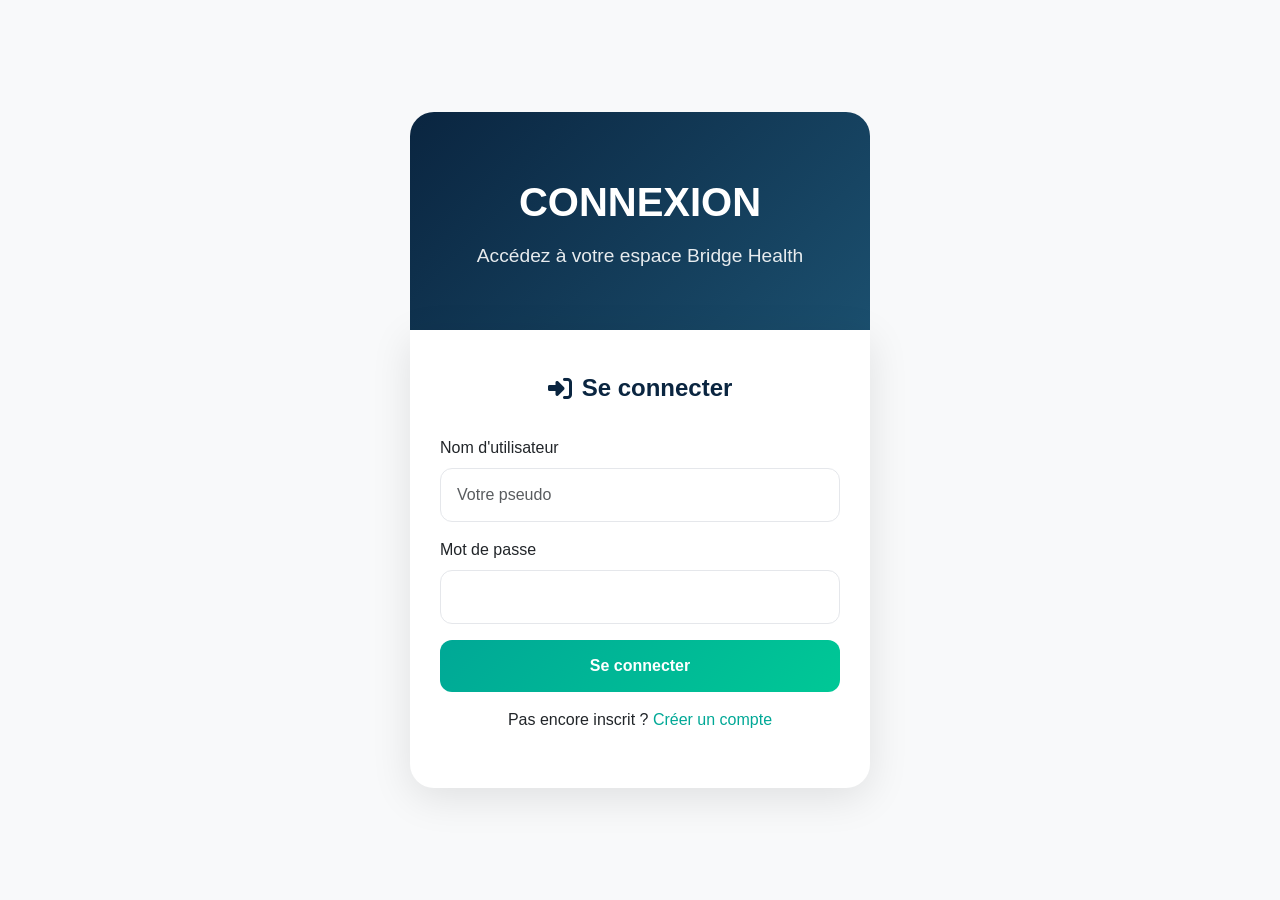
<file: templates/login.html>
<!DOCTYPE html>
<html lang="fr">
<head>
    <meta charset="UTF-8">
    <meta name="viewport" content="width=device-width, initial-scale=1.0">
    <title>Connexion - Bridge Health Summit</title>
    <link href="https://cdn.jsdelivr.net/npm/bootstrap@5.3.0/dist/css/bootstrap.min.css" rel="stylesheet">
    <link rel="stylesheet" href="https://cdnjs.cloudflare.com/ajax/libs/font-awesome/6.4.0/css/all.min.css">
    <style>
        :root {
            --primary: #0A2540;
            --secondary: #00A896;
            --gradient-primary: linear-gradient(135deg, #0A2540 0%, #1B4F6E 100%);
            --gradient-secondary: linear-gradient(135deg, #00A896 0%, #00C896 100%);
        }
        * { margin: 0; padding: 0; box-sizing: border-box; }
        body { font-family: 'Inter', sans-serif; background: #f8f9fa; min-height: 100vh; display: flex; align-items: center; justify-content: center; }
        
        .auth-container {
            width: 100%;
            max-width: 500px;
            padding: 20px;
        }
        
        .hero {
            background: var(--gradient-primary);
            padding: 60px 30px;
            text-align: center;
            color: white;
            border-radius: 24px 24px 0 0;
            margin-bottom: 0;
        }
        
        .hero-logo { font-size: 2.5rem; font-weight: 800; }
        .hero-logo span { color: var(--secondary); }
        .hero-tagline { font-size: 1.2rem; margin-top: 10px; opacity: 0.9; }
        
        .form-wrapper {
            background: white;
            border-radius: 0 0 24px 24px;
            padding: 40px 30px;
            box-shadow: 0 10px 40px rgba(0,0,0,0.1);
        }
        
        .section-title {
            font-size: 1.5rem;
            font-weight: 700;
            margin-bottom: 30px;
            color: var(--primary);
            display: flex;
            align-items: center;
            gap: 10px;
            justify-content: center;
        }
        
        .form-control {
            border-radius: 12px;
            border: 1.5px solid #e5e7eb;
            padding: 14px 16px;
            font-size: 1rem;
            transition: all 0.3s;
        }
        
        .form-control:focus {
            border-color: var(--secondary);
            box-shadow: 0 0 0 3px rgba(0,168,150,0.1);
            outline: none;
        }
        
        .btn-submit {
            background: var(--gradient-secondary);
            color: white;
            border: none;
            border-radius: 12px;
            padding: 14px;
            font-weight: 600;
            font-size: 1rem;
            width: 100%;
            cursor: pointer;
            transition: all 0.3s;
        }
        
        .btn-submit:hover {
            transform: translateY(-2px);
            box-shadow: 0 5px 20px rgba(0,168,150,0.3);
        }
        
        .text-center { text-align: center; }
        .mt-3 { margin-top: 20px; }
        
        .text-center a {
            color: var(--secondary);
            text-decoration: none;
            font-weight: 500;
        }
        
        .text-center a:hover {
            text-decoration: underline;
        }
        
        @media (max-width: 768px) {
            .hero-logo { font-size: 1.8rem; }
            .hero-tagline { font-size: 1rem; }
            .hero { padding: 40px 20px; }
            .form-wrapper { padding: 30px 20px; }
        }
    </style>
</head>
<body>

<div class="auth-container">
    <div class="hero">
        <div class="hero-logo">CONNEXION</div>
        <div class="hero-tagline">Accédez à votre espace Bridge Health</div>
    </div>
    
    <div class="form-wrapper">
        <div class="section-title">
            <i class="fas fa-sign-in-alt"></i>
            Se connecter
        </div>
        
        <form method="POST">
            <div class="mb-3">
                <label class="form-label" style="display: block; margin-bottom: 8px; font-weight: 500;">Nom d'utilisateur</label>
                <input type="text" name="username" class="form-control" required placeholder="Votre pseudo">
            </div>
            <div class="mb-3">
                <label class="form-label" style="display: block; margin-bottom: 8px; font-weight: 500;">Mot de passe</label>
                <input type="password" name="password" class="form-control" required>
            </div>
            <button type="submit" class="btn-submit">Se connecter</button>
        </form>
        
        <div class="text-center mt-3">
            <p>Pas encore inscrit ? <a href="/signup">Créer un compte</a></p>
        </div>
    </div>
</div>

</body>
</html>
</file>
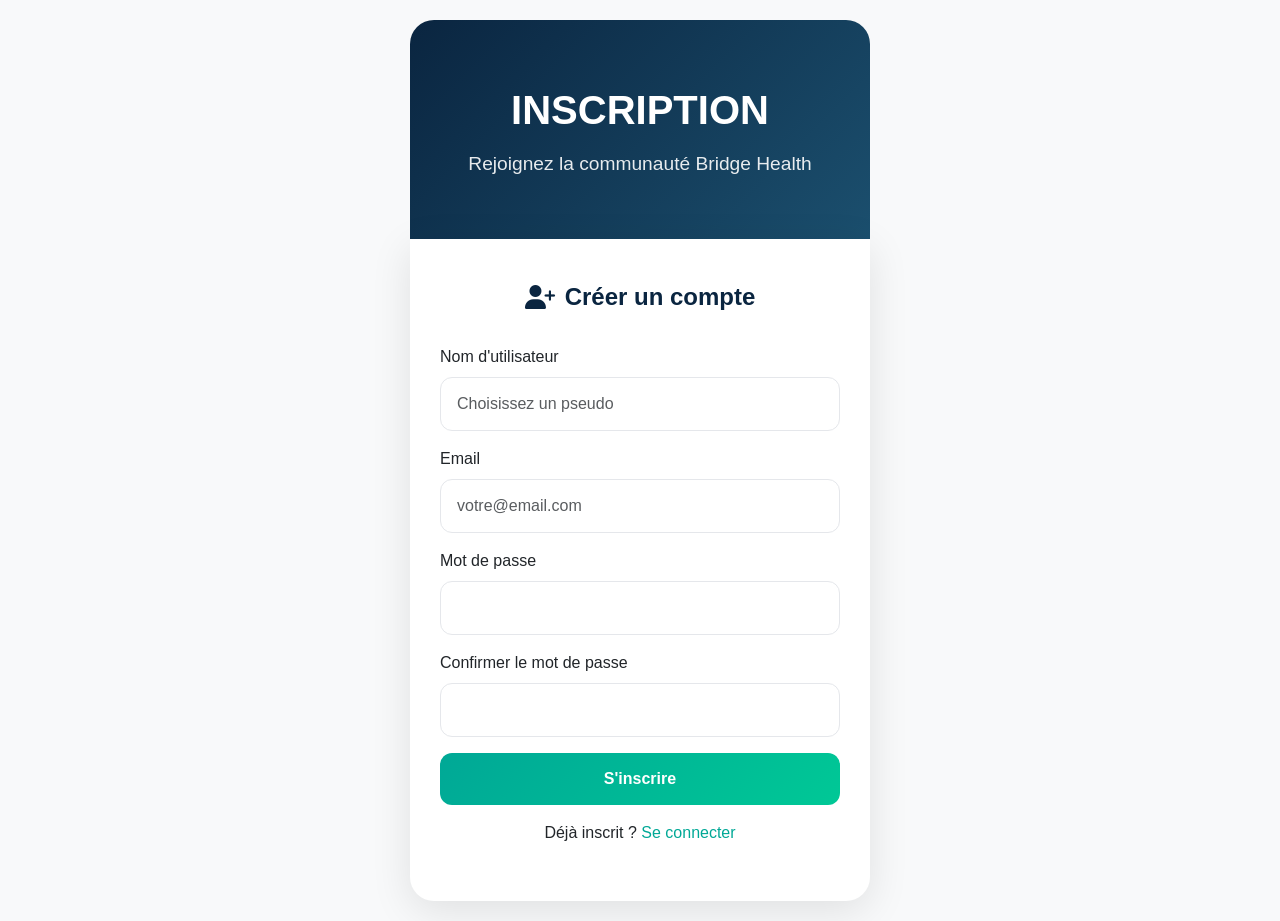
<file: templates/signup.html>
<!DOCTYPE html>
<html lang="fr">
<head>
    <meta charset="UTF-8">
    <meta name="viewport" content="width=device-width, initial-scale=1.0">
    <title>Inscription - Bridge Health Summit</title>
    <link href="https://cdn.jsdelivr.net/npm/bootstrap@5.3.0/dist/css/bootstrap.min.css" rel="stylesheet">
    <link rel="stylesheet" href="https://cdnjs.cloudflare.com/ajax/libs/font-awesome/6.4.0/css/all.min.css">
    <style>
        :root {
            --primary: #0A2540;
            --secondary: #00A896;
            --gradient-primary: linear-gradient(135deg, #0A2540 0%, #1B4F6E 100%);
            --gradient-secondary: linear-gradient(135deg, #00A896 0%, #00C896 100%);
        }
        * { margin: 0; padding: 0; box-sizing: border-box; }
        body { font-family: 'Inter', sans-serif; background: #f8f9fa; min-height: 100vh; display: flex; align-items: center; justify-content: center; }
        
        .auth-container {
            width: 100%;
            max-width: 500px;
            padding: 20px;
        }
        
        .hero {
            background: var(--gradient-primary);
            padding: 60px 30px;
            text-align: center;
            color: white;
            border-radius: 24px 24px 0 0;
            margin-bottom: 0;
        }
        
        .hero-logo { font-size: 2.5rem; font-weight: 800; }
        .hero-logo span { color: var(--secondary); }
        .hero-tagline { font-size: 1.2rem; margin-top: 10px; opacity: 0.9; }
        
        .form-wrapper {
            background: white;
            border-radius: 0 0 24px 24px;
            padding: 40px 30px;
            box-shadow: 0 10px 40px rgba(0,0,0,0.1);
        }
        
        .section-title {
            font-size: 1.5rem;
            font-weight: 700;
            margin-bottom: 30px;
            color: var(--primary);
            display: flex;
            align-items: center;
            gap: 10px;
            justify-content: center;
        }
        
        .form-control {
            border-radius: 12px;
            border: 1.5px solid #e5e7eb;
            padding: 14px 16px;
            font-size: 1rem;
            transition: all 0.3s;
        }
        
        .form-control:focus {
            border-color: var(--secondary);
            box-shadow: 0 0 0 3px rgba(0,168,150,0.1);
            outline: none;
        }
        
        .btn-submit {
            background: var(--gradient-secondary);
            color: white;
            border: none;
            border-radius: 12px;
            padding: 14px;
            font-weight: 600;
            font-size: 1rem;
            width: 100%;
            cursor: pointer;
            transition: all 0.3s;
        }
        
        .btn-submit:hover {
            transform: translateY(-2px);
            box-shadow: 0 5px 20px rgba(0,168,150,0.3);
        }
        
        .text-center { text-align: center; }
        .mt-3 { margin-top: 20px; }
        
        .text-center a {
            color: var(--secondary);
            text-decoration: none;
            font-weight: 500;
        }
        
        .text-center a:hover {
            text-decoration: underline;
        }
        
        @media (max-width: 768px) {
            .hero-logo { font-size: 1.8rem; }
            .hero-tagline { font-size: 1rem; }
            .hero { padding: 40px 20px; }
            .form-wrapper { padding: 30px 20px; }
        }
    </style>
</head>
<body>

<div class="auth-container">
    <div class="hero">
        <div class="hero-logo">INSCRIPTION</div>
        <div class="hero-tagline">Rejoignez la communauté Bridge Health</div>
    </div>
    
    <div class="form-wrapper">
        <div class="section-title">
            <i class="fas fa-user-plus"></i>
            Créer un compte
        </div>
        
        <form method="POST">
            <div class="mb-3">
                <label class="form-label" style="display: block; margin-bottom: 8px; font-weight: 500;">Nom d'utilisateur</label>
                <input type="text" name="username" class="form-control" required placeholder="Choisissez un pseudo">
            </div>
            <div class="mb-3">
                <label class="form-label" style="display: block; margin-bottom: 8px; font-weight: 500;">Email</label>
                <input type="email" name="email" class="form-control" required placeholder="votre@email.com">
            </div>
            <div class="mb-3">
                <label class="form-label" style="display: block; margin-bottom: 8px; font-weight: 500;">Mot de passe</label>
                <input type="password" name="password" class="form-control" required>
            </div>
            <div class="mb-3">
                <label class="form-label" style="display: block; margin-bottom: 8px; font-weight: 500;">Confirmer le mot de passe</label>
                <input type="password" name="confirm_password" class="form-control" required>
            </div>
            <button type="submit" class="btn-submit">S'inscrire</button>
        </form>
        
        <div class="text-center mt-3">
            <p>Déjà inscrit ? <a href="/login">Se connecter</a></p>
        </div>
    </div>
</div>

</body>
</html>
</file>
